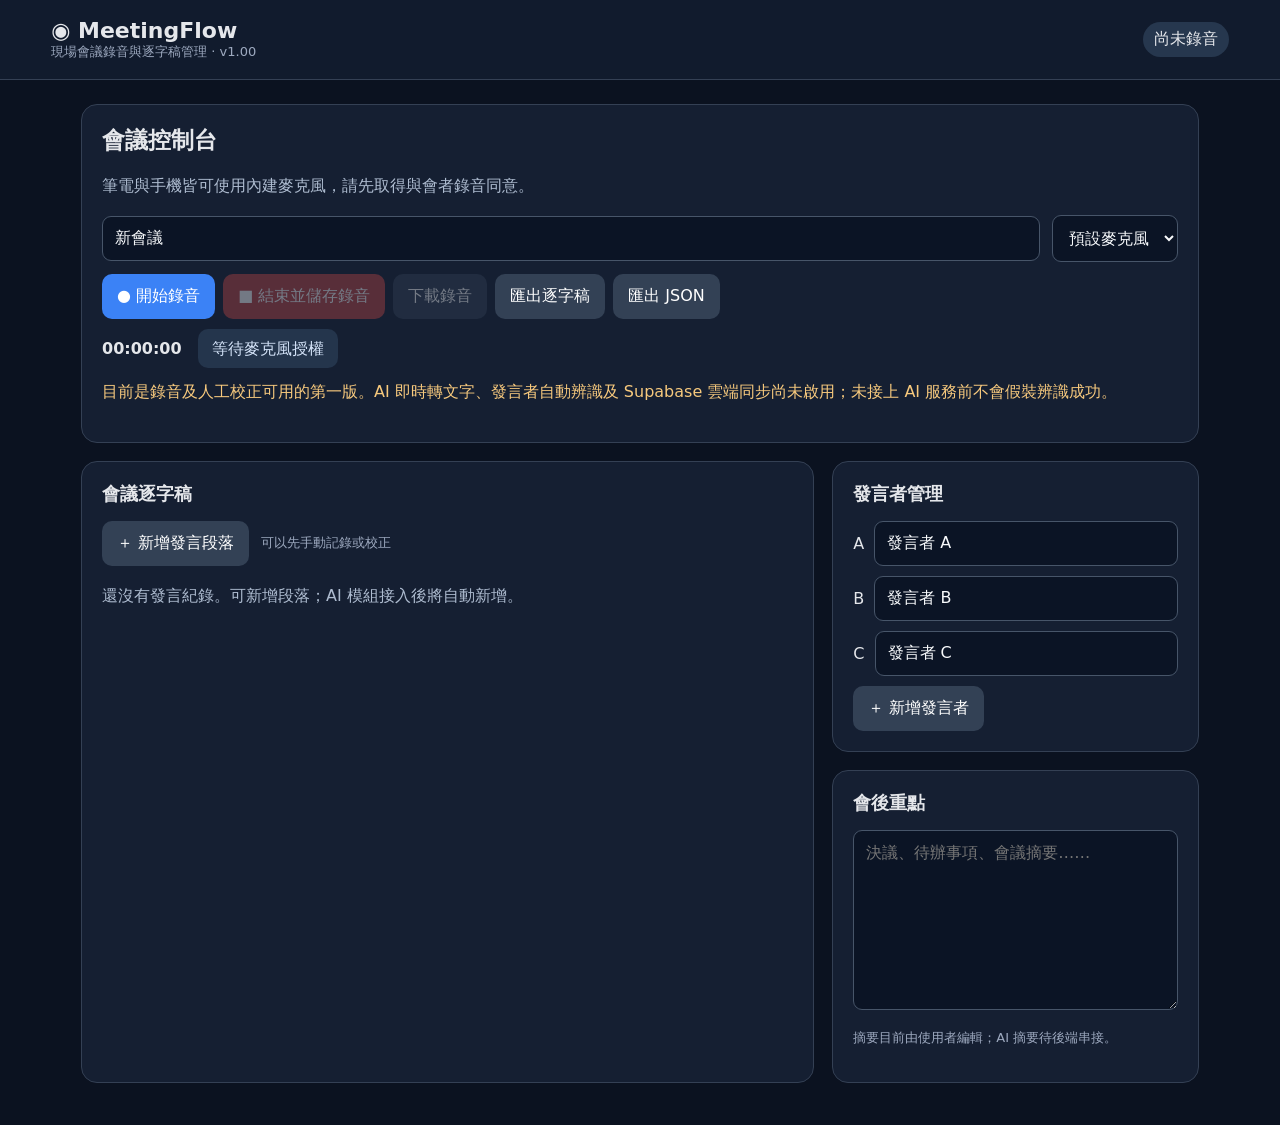
<file: index.html>
<!doctype html><html lang="zh-Hant"><head><meta charset="utf-8"><meta name="viewport" content="width=device-width,initial-scale=1"><meta name="theme-color" content="#111827"><title>MeetingFlow｜AI 會議紀錄</title><style>
:root{font-family:system-ui,"Noto Sans TC",sans-serif;color:#e5e7eb;background:#0b1220}*{box-sizing:border-box}body{margin:0}header{background:#111b2d;border-bottom:1px solid #344054;padding:18px 4vw;display:flex;align-items:center;justify-content:space-between;gap:12px}main{max-width:1150px;margin:auto;padding:24px 16px}.logo{font-weight:800;font-size:22px}.sub{color:#9da9bf;font-size:13px}.panel{background:#151f32;border:1px solid #344054;border-radius:16px;padding:20px;margin-bottom:18px}.row{display:flex;gap:12px;align-items:center;flex-wrap:wrap}.split{display:grid;grid-template-columns:2fr 1fr;gap:18px}input,textarea,select{background:#0b1425;border:1px solid #475569;color:#f8fafc;padding:12px;border-radius:9px;font:inherit;max-width:100%}input[type=text]{width:100%}button{border:0;background:#3b82f6;color:white;border-radius:10px;padding:12px 15px;font:inherit;cursor:pointer}button.secondary{background:#334155}button.red{background:#be4545}button:disabled{opacity:.4;cursor:not-allowed}h1{margin:0;font-size:23px}h2{font-size:18px;margin:0 0 15px}p{line-height:1.7}.log{min-height:260px;max-height:490px;overflow:auto}.segment{border-bottom:1px solid #334155;padding:12px 0}.segment .meta{font-size:12px;color:#9da9bf;margin-bottom:8px}.segment textarea{width:100%;min-height:68px}.segment select{max-width:130px}.status{padding:10px 14px;border-radius:10px;background:#24354c;color:#d3e2f7}.notice{color:#f7c97d}.badge{padding:7px 11px;background:#26374e;border-radius:20px}.muted{color:#aebcd0}.toolbar{display:flex;gap:8px;flex-wrap:wrap;margin-top:12px}.speaker{display:flex;align-items:center;gap:10px;margin:10px 0}.speaker input{flex:1;min-width:80px}@media(max-width:750px){.split{grid-template-columns:1fr}header{align-items:start;flex-direction:column}}@media print{header,.controls,.notice,button{display:none!important}body{background:white;color:black}.panel{border:0;background:white;color:black}}
</style></head><body><header><div><div class="logo">◉ MeetingFlow</div><div class="sub">現場會議錄音與逐字稿管理 · v1.00</div></div><span id="state" class="badge">尚未錄音</span></header>
<main><section class="panel"><h1>會議控制台</h1><p class="muted">筆電與手機皆可使用內建麥克風，請先取得與會者錄音同意。</p><div class="row"><input id="meetingName" type="text" placeholder="會議名稱" value="新會議" style="flex:2"><select id="device" aria-label="音訊輸入裝置"><option value="">預設麥克風</option></select></div><div class="toolbar controls"><button id="start">● 開始錄音</button><button class="red" id="stop" disabled>■ 結束並儲存錄音</button><button class="secondary" id="downloadAudio" disabled>下載錄音</button><button class="secondary" id="exportTxt">匯出逐字稿</button><button class="secondary" id="exportJson">匯出 JSON</button></div><p><strong id="clock">00:00:00</strong>　<span class="status" id="status">等待麥克風授權</span></p><p class="notice">目前是錄音及人工校正可用的第一版。AI 即時轉文字、發言者自動辨識及 Supabase 雲端同步尚未啟用；未接上 AI 服務前不會假裝辨識成功。</p></section>
<div class="split"><section class="panel"><h2>會議逐字稿</h2><div class="row controls"><button class="secondary" id="add">＋ 新增發言段落</button><span class="sub">可以先手動記錄或校正</span></div><div id="logs" class="log"></div></section><div><section class="panel"><h2>發言者管理</h2><div id="speakers"></div><button class="secondary controls" id="addSpeaker">＋ 新增發言者</button></section><section class="panel"><h2>會後重點</h2><textarea id="summary" style="width:100%;min-height:180px" placeholder="決議、待辦事項、會議摘要……"></textarea><p class="sub">摘要目前由使用者編輯；AI 摘要待後端串接。</p></section></div></div></main>
<script>
const $=id=>document.getElementById(id);let recorder,stream,chunks=[],blob=null,begin=0,timer=null;const cacheKey='meetingflow_draft_v1';let data={segments:[],speakers:['發言者 A','發言者 B','發言者 C'],summary:'',name:'新會議'};try{const d=JSON.parse(localStorage.getItem(cacheKey));if(d&&Array.isArray(d.segments)&&Array.isArray(d.speakers))data=d}catch(e){}$('meetingName').value=data.name;$('summary').value=data.summary;function save(){data.name=$('meetingName').value;data.summary=$('summary').value;localStorage.setItem(cacheKey,JSON.stringify(data))}function pad(n){return String(n).padStart(2,'0')}function stamp(seconds){return [Math.floor(seconds/3600),Math.floor(seconds/60)%60,seconds%60].map(pad).join(':')}function elapsed(){return begin?Math.floor((Date.now()-begin)/1000):0}function render(){const sp=$('speakers');sp.replaceChildren();data.speakers.forEach((s,i)=>{const r=document.createElement('div');r.className='speaker';const label=document.createElement('span');label.textContent=String.fromCharCode(65+i);const inp=document.createElement('input');inp.value=s;inp.setAttribute('aria-label','發言者 '+(i+1));inp.oninput=()=>{data.speakers[i]=inp.value;save();renderSegments()};r.append(label,inp);sp.append(r)});renderSegments()}function renderSegments(){const root=$('logs');root.replaceChildren();if(!data.segments.length){let p=document.createElement('p');p.className='muted';p.textContent='還沒有發言紀錄。可新增段落；AI 模組接入後將自動新增。';root.append(p)}data.segments.forEach((s,i)=>{const c=document.createElement('div');c.className='segment';const meta=document.createElement('div');meta.className='meta';meta.textContent=s.time;const row=document.createElement('div');row.className='row';const choice=document.createElement('select');data.speakers.forEach((name,j)=>{const o=document.createElement('option');o.value=j;o.textContent=name;choice.append(o)});choice.value=s.speaker;choice.onchange=()=>{s.speaker=Number(choice.value);save()};const del=document.createElement('button');del.className='secondary';del.textContent='刪除';del.onclick=()=>{data.segments.splice(i,1);save();renderSegments()};row.append(choice,del);const t=document.createElement('textarea');t.value=s.text;t.placeholder='發言內容';t.oninput=()=>{s.text=t.value;save()};c.append(meta,row,t);root.append(c)})}function addSegment(){data.segments.push({time:stamp(elapsed()),speaker:0,text:''});save();renderSegments();$('logs').scrollTop=$('logs').scrollHeight}
$('add').onclick=addSegment;$('addSpeaker').onclick=()=>{data.speakers.push('發言者 '+String.fromCharCode(65+data.speakers.length));save();render()};$('meetingName').oninput=save;$('summary').oninput=save;async function devices(){try{const ds=await navigator.mediaDevices.enumerateDevices();$('device').replaceChildren();const def=document.createElement('option');def.value='';def.textContent='預設麥克風';$('device').append(def);ds.filter(x=>x.kind==='audioinput').forEach(x=>{const o=document.createElement('option');o.value=x.deviceId;o.textContent=x.label||'麥克風';$('device').append(o)})}catch(e){}}if(navigator.mediaDevices)devices();
$('start').onclick=async()=>{try{if(!navigator.mediaDevices?.getUserMedia||!window.MediaRecorder)throw Error('此瀏覽器不支援錄音 API');stream=await navigator.mediaDevices.getUserMedia({audio:$('device').value?{deviceId:{exact:$('device').value},echoCancellation:true,noiseSuppression:true}: {echoCancellation:true,noiseSuppression:true}});const type=['audio/webm;codecs=opus','audio/mp4','audio/webm'].find(x=>MediaRecorder.isTypeSupported(x));chunks=[];blob=null;recorder=new MediaRecorder(stream,type?{mimeType:type}:{});recorder.ondataavailable=e=>{if(e.data.size)chunks.push(e.data)};recorder.onstop=()=>{blob=new Blob(chunks,{type:recorder.mimeType||'audio/webm'});$('downloadAudio').disabled=false;stream.getTracks().forEach(t=>t.stop());$('status').textContent='錄音已保存在本次瀏覽器工作階段，請下載備份';$('state').textContent='已結束';clearInterval(timer)};recorder.start(1000);begin=Date.now();$('start').disabled=true;$('stop').disabled=false;$('state').textContent='● 錄音中';$('status').textContent='正在錄製現場聲音';timer=setInterval(()=>$('clock').textContent=stamp(elapsed()),500);await devices()}catch(e){$('status').textContent='無法錄音：'+e.message;stream?.getTracks().forEach(t=>t.stop())}};
$('stop').onclick=()=>{if(recorder?.state==='recording'){recorder.stop();$('stop').disabled=true;$('start').disabled=false;save()}};
function download(b,filename){const a=document.createElement('a');const u=URL.createObjectURL(b);a.href=u;a.download=filename;a.click();setTimeout(()=>URL.revokeObjectURL(u),2000)}function safeName(){return ($('meetingName').value||'會議').replace(/[\\/:*?"<>|]/g,'_').slice(0,60)}$('downloadAudio').onclick=()=>{if(blob)download(blob,safeName()+'.'+(blob.type.includes('mp4')?'m4a':'webm'))};$('exportTxt').onclick=()=>{let s=$('meetingName').value+'\n\n'+data.segments.map(x=>'['+x.time+'] '+(data.speakers[x.speaker]||'未知')+'：'+x.text).join('\n')+'\n\n會後重點\n'+$('summary').value;download(new Blob([s],{type:'text/plain;charset=utf-8'}),safeName()+'.txt')};$('exportJson').onclick=()=>{save();download(new Blob([JSON.stringify({...data,exportedAt:new Date().toISOString()},null,2)],{type:'application/json'}),safeName()+'.json')};window.addEventListener('beforeunload',e=>{if(recorder?.state==='recording'){e.preventDefault();e.returnValue=''}});render();
</script></body></html>
</file>
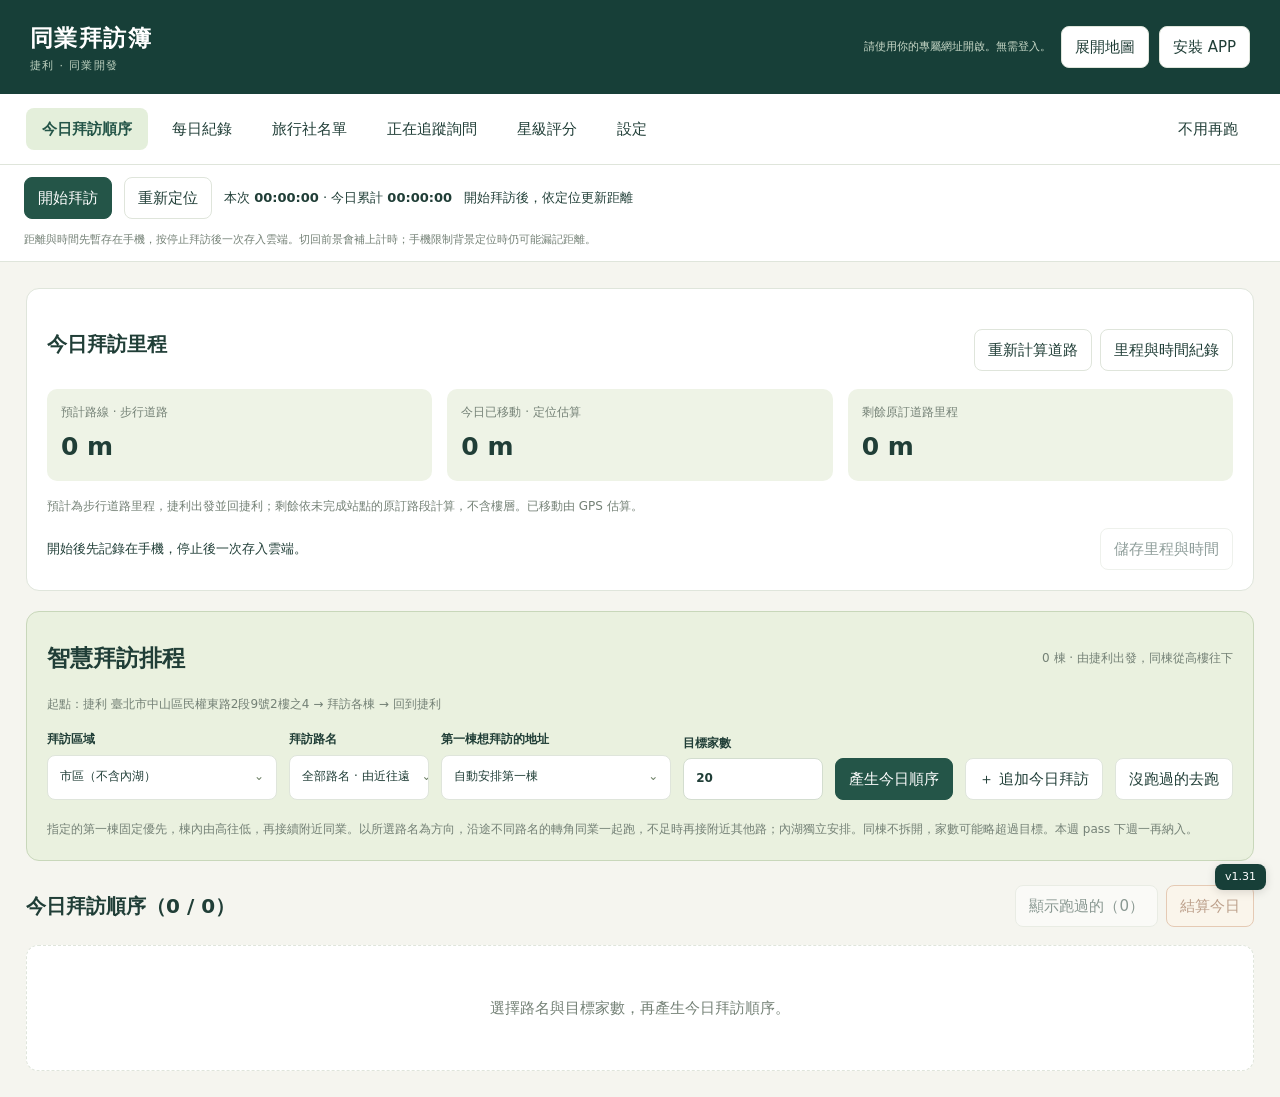
<file: agency-visits/index.html>
<!doctype html><html lang="zh-Hant"><head><meta charset="utf-8"><meta name="viewport" content="width=device-width,initial-scale=1"><meta name="referrer" content="no-referrer"><meta name="theme-color" content="#173f38"><link rel="manifest" href="manifest.webmanifest"><link rel="apple-touch-icon" href="icon-192.png"><meta name="apple-mobile-web-app-capable" content="yes"><title>同業拜訪簿</title><link rel="stylesheet" href="vendor/leaflet.css"><link rel="stylesheet" href="styles.css?v=1.31"></head><body>
<header class="appHeader"><div class="brand">同業拜訪簿<small>捷利 · 同業開發</small></div><div class="headerActions"><small id="cloudState" role="status">正在連接 Supabase…</small><button id="toggleMap">展開地圖</button><button id="installApp">安裝 APP</button></div></header>
<div id="syncBanner" class="syncBanner" role="status" hidden><strong id="syncBannerText">本機資料尚未確認寫入 Supabase。</strong><div class="syncBannerActions"><button type="button" id="pendingBackup">下載本機備份</button><button type="button" id="resolveConflict" class="primary" hidden>處理版本衝突</button></div></div>
<nav class="tabs" aria-label="功能分頁"><button data-page="route" class="active">今日拜訪順序</button><button data-page="daily">每日紀錄</button><button data-page="list">旅行社名單</button><button data-page="tracking">正在追蹤詢問</button><button data-page="ratings">星級評分</button><button data-page="settings">設定</button><button data-page="excluded" class="excludedTab">不用再跑</button></nav>
<section class="visitLocationBar" aria-label="拜訪定位"><button id="visitLocationToggle" class="primary" aria-pressed="false">開始拜訪</button><button type="button" id="refreshVisitLocation">重新定位</button><span class="visitClock">本次 <strong id="visitElapsed" role="timer" aria-live="off">00:00:00</strong> · 今日累計 <strong id="todayElapsed">00:00:00</strong></span><span id="visitLocationStatus" role="status">開始拜訪後，依定位更新直線距離</span><small>距離與時間先暫存在手機，按停止拜訪後一次存入雲端。切回前景會補上計時；手機限制背景定位時仍可能漏記距離。</small></section><div id="workspace"><main>
<section data-panel="route"><section id="travelSummary" class="travelSummary" aria-label="今日拜訪里程"><div class="sectionHeading"><h2>今日拜訪里程</h2><div class="actions"><button type="button" id="recalculateRoad">重新計算道路</button><button type="button" id="travelHistoryButton">里程與時間紀錄</button></div></div><div class="travelStats"><div><small>預計路線 · 步行道路</small><strong id="travelPlanned">0 m</strong></div><div><small>今日已移動 · 定位估算</small><strong id="travelMoved">0 m</strong></div><div><small>剩餘原訂道路里程</small><strong id="travelRemaining">0 m</strong></div></div><p id="movementStatus" class="muted" role="status"></p><p id="travelHelp" class="muted"></p><p id="roadRouteStatus" class="muted" role="status"></p><div class="actions"><small id="travelSaveState" role="status"></small><button type="button" id="saveTravel" disabled>儲存里程與時間</button></div></section><section class="plannerPanel"><div class="sectionHeading"><h1>智慧拜訪排程</h1><span id="routeSummary"></span></div><p class="muted">起點：<span id="routeCenter"></span></p><div class="plannerFields"><label>拜訪區域<select id="planZone"><option value="main">市區（不含內湖）</option><option value="neihu">內湖區獨立路線</option></select></label><label>拜訪路名<select id="planRoad"><option value="">全部路名</option></select></label><label class="startField">第一棟想拜訪的地址<select id="planStart"><option value="">自動安排第一棟</option></select></label><label>目標家數<input id="planLimit" type="number" min="1" max="200" value="20"></label><button class="primary" id="createPlan">產生今日順序</button><button type="button" id="appendTodayButton">＋ 追加今日拜訪</button><button type="button" id="appendNeverButton">沒跑過的去跑</button></div><small class="muted">指定的第一棟固定優先，棟內由高往低，再接續附近同業。以所選路名為方向，沿途不同路名的轉角同業一起跑，不足時再接附近其他路；內湖獨立安排。同棟不拆開，家數可能略超過目標。本週 pass 下週一再納入。</small></section><div class="sectionHeading"><h2 id="routeTitle">今日拜訪順序</h2><div class="routeHeadingActions"><button type="button" id="toggleCompletedVisits" aria-expanded="false" aria-controls="routeList">顯示跑過的（0）</button><button type="button" class="danger" id="closeDay">結算今日</button></div></div><div id="routeList"></div></section>
<section data-panel="daily" hidden>
 <div class="sectionHeading"><h1>每日拜訪紀錄</h1><small class="muted">已保存的拜訪紀錄會自動依日期整理</small></div>
 <div class="dailyControls">
  <label>查詢日期<input id="dailyDate" type="date"></label>
  <div class="actions"><button type="button" id="dailyPrevious">上一個紀錄日</button><button type="button" id="dailyNext">下一個紀錄日</button><button type="button" id="dailyToday">今天</button></div>
  <label>顯示結果<select id="dailyFilter"><option value="all">全部紀錄</option><option value="已拜訪">已拜訪</option><option value="找不到">找不到</option><option value="沒人在">沒人在</option></select></label>
 </div>
 <h2 id="dailyTitle">每日拜訪紀錄</h2>
 <div id="dailyStats" class="dailyStats"></div>
 <p id="dailyPlanned" class="muted"></p><p id="dailySettlement" class="muted"></p>
 <div class="sectionHeading"><h2>拜訪名單</h2><span id="dailyCount"></span></div>
 <div id="dailyEntries"></div>
 <p class="muted dailyFoot">舊資料若沒有實際到訪時間，僅以已有日期顯示；已刪除的拜訪紀錄不會重新出現。當日 GPS 里程與時間以已同步的資料為準。</p>
</section>
<section data-panel="list" hidden><section class="filterPanel"><h1>搜尋同業</h1><div class="filterFields"><label class="searchField">名稱／大樓／電話／聯絡人<input id="search" type="search" placeholder="搜尋同業"></label><label>路名<select id="roadFilter"><option value="">全部路名</option></select></label><label>拜訪狀態<select id="statusFilter"><option value="">全部狀態</option><option>尚未拜訪</option><option>已拜訪</option><option value="待追蹤">正在追蹤詢問</option><option>已有合作</option><option>暫不合作</option></select></label><label>同一棟地址<select id="buildingFilter"><option value="">全部同棟地址</option></select></label><button id="clearFilters">清除條件</button></div></section><div class="sectionHeading"><h2 id="listTitle">旅行社名單</h2><button id="addAgency" class="primary">＋ 新增同業</button></div><div id="agencyList"></div><div id="listPagination" class="pagination"></div></section>
<section data-panel="tracking" hidden><h1 id="trackingTitle">正在追蹤詢問</h1><p class="muted pageIntro">聯絡人的進行中案件會依追蹤日期排序；也保留原本標記追蹤的旅行社。</p><div id="trackingList"></div></section>
<section data-panel="ratings" hidden><div class="sectionHeading"><h1 id="ratingTitle">星級評分</h1><label>篩選星等<select id="ratingFilter"><option value="">全部星等</option><option value="0">尚無評分</option><option value="5">5 星</option><option value="4">4 星</option><option value="3">3 星</option><option value="2">2 星</option><option value="1">1 星</option></select></label></div><p class="muted pageIntro">回訪間隔：<span id="ratingIntervals"></span>。指定下次追蹤日期時，以指定日期優先。</p><div id="ratingList"></div></section>
<section data-panel="settings" hidden><h1>設定</h1><section class="settingsCard"><h2>捷利中心點</h2><form id="settingsForm" class="formGrid"><label class="wide">中心地址<input name="address" required></label><label>緯度<input name="lat" type="number" step="any" required></label><label>經度<input name="lng" type="number" step="any" required></label><div class="wide actions"><button type="button" id="findCenter">由門牌帶入座標</button><button class="primary">儲存中心點</button></div></form></section><section class="settingsCard"><h2>Supabase 連線</h2><p>目前專案：coach-trip-planner</p><p class="mono">oafoxkpepuldeaaraxcm.supabase.co</p><p class="muted">修改後會先備份到本機 IndexedDB，再背景同步 Supabase。只有雲端回應成功才算完成存檔；未同步時頁面上方會顯示警告。關閉頁面前請確認警告已消失，且不要清除網站資料。</p><button id="copyLink">複製專屬網址</button><div id="syncLinkPanel" class="hidden"><label>專屬網址<input id="syncLinkInput" type="url" placeholder="https://…/#sync=…"></label><button id="openSyncLink">開啟資料簿</button></div></section><section class="settingsCard"><h2>資料備份</h2><div class="actions"><button id="backup">下載完整備份</button><button type="button" id="archiveBackups">下載已封存的本機衝突備份</button><button id="exportCSV">匯出名單 CSV</button><button id="restore">匯入備份</button></div><input id="restoreFile" type="file" accept=".json" hidden></section><section class="settingsCard"><h2>名片照片壓縮</h2><p id="cardPhotoStats" class="muted">正在統計名片照片…</p><p class="muted">新上傳的名片會自動縮小照片體積。舊照片可批次壓縮，保留聯絡人、照片內容與所有拜訪紀錄。僅有明顯變小的照片才會替換，壓縮前會將完整原始資料封存在此裝置，成功同步 Supabase 後才算完成。</p><button type="button" id="compressOldCards" class="primary">壓縮現有名片照片</button><p id="cardPhotoCompressionStatus" role="status" class="muted"></p></section><section class="settingsCard"><h2>定位說明</h2><p class="muted">以臺北市民政局門牌座標安排順序，預計路程由步行道路服務計算，地圖沿道路顯示。門牌可能與實際入口不同，請依現場通行情況行走；無座標地址須先修正門牌或填入定位資料。</p><a href="https://data.taipei/dataset/detail?id=b7c8e724-1e98-45ee-a0bd-f3840623ed97" target="_blank" rel="noopener">門牌座標資料來源 ↗</a></section></section>
<section data-panel="excluded" hidden><h1 id="excludedTitle">不用再跑</h1><p class="muted pageIntro">保留資料與原因，隨時可以重新加入拜訪排程。</p><div id="excludedList"></div></section>
</main><aside id="mapDrawer" hidden><div class="mapHeader"><b>拜訪順序地圖</b><button id="closeMap">收起</button></div><p id="mapError" class="muted"></p><div id="routeMap"></div><small class="muted">道路：<a href="https://routing.openstreetmap.de/about.html" target="_blank" rel="noopener">FOSSGIS／OSRM</a> · © OpenStreetMap contributors · <a href="https://www.openstreetmap.org/fixthemap" target="_blank" rel="noopener">回報地圖問題</a><br>藍點是目前位置；數字代表同棟拜訪順序；綠線為步行道路，從捷利出發並回到捷利；仍請依現場通行情況行走。可拖動側欄邊緣調整寬度。</small></aside></div>
<button id="version" class="version" title="點擊重新載入頁面">v1.31</button><div id="toast" role="status" hidden></div>
<dialog id="travelHistoryDialog" aria-labelledby="travelHistoryTitle"><div class="modalHead"><h2 id="travelHistoryTitle">拜訪里程與時間紀錄</h2><button data-close="travelHistoryDialog" aria-label="關閉里程紀錄">✕</button></div><div class="modalBody"><p class="muted">保留最近 90 個有紀錄的日期。預計距離為當日各分區最後一次排程的往返捷利道路距離合計，舊資料會標示直線；實際距離是各裝置里程加總，拜訪時間是按開始到停止的累計；同時開兩台裝置會重複計算里程與時間。背景定位可能暫停，漏記部分不會直線補算。下載完整備份可保留所有現存紀錄。</p><div id="travelHistory"></div></div></dialog><dialog id="addTodayDialog" aria-labelledby="appendTitle"><form id="addTodayForm"><div class="modalHead"><h2 id="appendTitle">追加今日拜訪</h2><button type="button" id="appendClose" data-close="addTodayDialog" aria-label="關閉追加拜訪">✕</button></div><div class="modalBody formGrid"><p class="muted wide">手動追加會插在已完成與尚未完成之間；同棟未完成的旅行社會優先併入同一站。智慧追加則接在今日順序最後；歷史沒跑過的名單會插入已完成與待拜訪之間。</p><label class="wide">加入方式<select id="appendStrategy"><option value="smart">智慧追加｜輸入家數，自動安排</option><option value="never">歷史沒跑過｜首次拜訪</option><option value="manual">手動追加｜自己挑旅行社</option></select></label><fieldset id="appendSmartFields" class="wide appendFields"><legend>智慧追加</legend><label>追加區域<select id="appendZone"><option value="main">市區（不含內湖）</option><option value="neihu">內湖區獨立路線</option></select></label><label>優先路名<select id="appendRoad"><option value="">附近全部路名</option></select></label><label>想再拜訪幾家<input id="appendLimit" type="number" min="1" max="200" step="1" value="20" required></label><small class="muted">一般智慧追加會安排尚未拜訪或已到回訪時間的同業；「歷史沒跑過」僅選完全沒有任何拜訪紀錄的旅行社。同棟由高樓層往下，實際家數可能略超過目標。</small><div id="appendPreview" aria-live="polite"></div></fieldset><fieldset id="appendManualFields" class="wide appendFields" hidden disabled><legend>手動追加</legend><label>旅行社<select id="appendAgency"><option value="">請選擇，可搜尋名稱或地址</option></select></label><label>加入範圍<select id="appendMode"><option value="agency">只加這一家</option><option value="building">同棟尚未排入／拜訪的同業一起加入</option></select></label><button type="button" id="appendNewAgency">名單沒有？先新增旅行社</button></fieldset><p id="appendStatus" class="wide muted" role="status"></p></div><div class="modalFoot"><button type="button" data-close="addTodayDialog">取消</button><button id="appendSave" class="primary">確認追加今日順序</button></div></form></dialog><dialog id="detailDialog"><div class="modalHead"><h2 id="detailTitle"></h2><button data-close="detailDialog" aria-label="關閉">✕</button></div><div class="modalBody"><div id="detailInfo"></div><div class="actions detailActions"><button id="detailEdit">編輯資料</button><button id="deleteAgency" class="danger">刪除旅行社</button><button id="excludeAgency">這間不用再跑</button></div><div class="contactEntry"><button type="button" id="viewContacts" class="primary">查看聯絡人（0）</button></div><h3>拜訪紀錄</h3><div id="logs"></div><form id="logForm" class="formGrid"><label>拜訪日期<input name="date" type="date" required></label><label>後續狀態<select name="status"><option>已拜訪</option><option value="待追蹤">正在追蹤詢問</option><option>已有合作</option><option>暫不合作</option><option>尚未拜訪</option></select></label><label class="wide">拜訪備註 *<textarea name="text" required maxlength="10000" placeholder="本次聊了什麼、對方需求、下一步…"></textarea></label><label>下次追蹤日期<input name="next" type="date"></label><button class="primary">儲存拜訪紀錄</button></form></div></dialog>
<dialog id="buildingNameDialog"><form id="buildingNameForm"><div class="modalHead"><h2>大樓名稱</h2><button type="button" data-close="buildingNameDialog" aria-label="關閉大樓名稱">✕</button></div><div class="modalBody"><p id="buildingNameAddress"></p><label>名稱<input id="buildingNameInput" maxlength="150" placeholder="例如：○○商業大樓"></label><p id="buildingNameSource" class="muted"></p><small>同棟一起更新。留白儲存可隱藏地圖建議名稱。</small><p class="muted">地圖名稱：© OpenStreetMap contributors · <a href="https://www.openstreetmap.org/copyright" target="_blank" rel="noopener">ODbL</a></p></div><div class="modalFoot"><button type="button" id="resetBuildingName">恢復自動</button><button class="primary">儲存名稱</button></div></form></dialog><dialog id="editDialog"><form id="agencyForm"><div class="modalHead"><h2 id="agencyEditTitle">旅行社資料</h2><button type="button" data-close="editDialog" aria-label="關閉編輯">✕</button></div><div class="modalBody formGrid"><label class="wide">旅行社名稱 *<input name="name" required maxlength="150"></label><label class="wide">地址<input name="address" maxlength="300"></label><label>種類<select name="category"><option>甲種</option><option>乙種</option><option>綜合</option><option>其他</option><option>未分類</option></select></label><label>狀態<select name="status"><option>尚未拜訪</option><option>已拜訪</option><option value="待追蹤">正在追蹤詢問</option><option>已有合作</option><option>暫不合作</option></select></label><label>公司電話<input name="phone" type="tel"></label><label>樓層修正<input name="routeFloor" type="number" min="-20" max="200" placeholder="B1 填 -1"></label><label class="wide">同棟門牌修正<input name="routeBuilding" placeholder="完整門牌，不含樓層"></label><label>手動緯度（選填）<input name="lat" type="number" step="any"></label><label>手動經度（選填）<input name="lng" type="number" step="any"></label><label class="wide">資料備註<textarea name="note" maxlength="10000"></textarea></label></div><div class="modalFoot"><button type="button" data-close="editDialog">取消</button><button class="primary">儲存資料</button></div></form></dialog>
<dialog id="contactsDialog" aria-labelledby="contactsTitle"><div class="modalHead"><h2 id="contactsTitle">聯絡人</h2><button id="contactsClose" data-close="contactsDialog" aria-label="關閉聯絡人名單">✕</button></div><div class="modalBody"><div class="sectionHeading"><p class="muted">點選聯絡人，查看詢問或修改資料。</p><button type="button" id="addContact" class="primary">＋ 新增聯絡人</button></div><div id="contacts"></div></div></dialog>
<dialog id="contactDialog" aria-labelledby="contactTitle"><div class="modalHead"><div><h2 id="contactTitle">聯絡人</h2><p class="muted" id="contactAgency"></p></div><button type="button" id="contactClose" data-close="contactDialog" aria-label="關閉聯絡人">✕</button></div><div class="contactTabs" role="tablist" aria-label="聯絡人分頁"><button id="contactInquiriesTab" role="tab" aria-controls="contactInquiryPanel" data-contact-tab="inquiries">詢問狀況</button><button id="contactEditTab" role="tab" aria-controls="contactEditPanel" data-contact-tab="edit">資料修改</button></div><section id="contactInquiryPanel" class="modalBody" role="tabpanel" aria-labelledby="contactInquiriesTab"><div id="inquiryList"></div></section><section id="contactEditPanel" role="tabpanel" aria-labelledby="contactEditTab" hidden><form id="contactForm"><div class="modalBody formGrid"><label class="wide">上傳名片，自動讀取資訊<input id="contactPhoto" type="file" accept="image/*"></label><p id="ocrStatus" class="muted wide"></p><img id="contactPhotoPreview" class="photo wide" alt="名片預覽" hidden><label>姓名 *<input name="name" required maxlength="100"></label><label>職稱／部門<input name="title" maxlength="100"></label><label>電話／分機<input name="phone" type="tel" maxlength="80"></label><label>手機<input name="mobile" type="tel" maxlength="80"></label><label>Email<input name="email" type="email" maxlength="200"></label><label>LINE ID<input name="line" maxlength="100"></label><label class="wide">備註<textarea name="note" maxlength="2000"></textarea></label><details class="wide"><summary>查看辨識原文</summary><textarea id="ocrText" readonly></textarea></details></div><div class="modalFoot"><button type="button" id="deleteContact" class="danger">刪除聯絡人</button><button type="button" id="contactCancel" data-close="contactDialog">關閉</button><button id="contactSave" class="primary">儲存資料</button></div></form></section></dialog>
<dialog id="inquiryDialog" aria-labelledby="inquiryDialogTitle"><form id="inquiryForm"><div class="modalHead"><div><h2 id="inquiryDialogTitle">詢問案件</h2><p id="inquiryOwner" class="muted"></p></div><button type="button" id="inquiryClose" data-close="inquiryDialog" aria-label="關閉詢問案件">✕</button></div><div class="modalBody formGrid"><label class="wide">案件名稱 *<input name="title" required maxlength="150" placeholder="例如：大阪五天包車、12月公司員旅"></label><label>需求類型<select name="service" aria-label="需求類型"></select></label><label>目的地<input name="destination" maxlength="200" placeholder="國家、城市或接送路線"></label><label>人數<input name="people" type="number" min="1" max="100000" step="1" placeholder="尚未確定可留白"></label><label>金額幣別<select name="currency" aria-label="金額幣別"></select></label><label>開始／出發日期<input name="startDate" type="date"></label><label>結束／回程日期<input name="endDate" type="date"></label><label class="wide">對方需求<textarea name="requirements" maxlength="8000" placeholder="想要的行程、車型、飯店、接送地點、餐食、報價期限與其他需求…"></textarea></label><label>預算總額<input name="budget" type="number" min="0" max="1000000000000" step="0.01" placeholder="留白表示未確認"></label><label>報價總額<input name="quotedAmount" type="number" min="0" max="1000000000000" step="0.01"></label><label>成交結果<select name="outcome" aria-label="成交結果"></select></label><label id="inquiryStageField">洽談進度<select name="stage" aria-label="洽談進度"></select></label><label id="dealAmountField" hidden>成交總額 *<input name="dealAmount" type="number" min="0" max="1000000000000" step="0.01"></label><label id="inquiryNextField">下次追蹤日期<input name="nextDate" type="date"></label><label id="lostReasonField" class="wide" hidden>未成交／取消原因<textarea name="lostReason" maxlength="2000" placeholder="例如：預算不足、改期、選擇其他供應商"></textarea></label><label class="wide">本次跟進紀錄<textarea name="updateNote" maxlength="4000" placeholder="這次回覆了什麼、對方反應、下一步要處理什麼…"></textarea></label><details class="wide"><summary>歷次跟進紀錄</summary><div id="inquiryHistory"></div></details></div><div class="modalFoot"><button type="button" id="deleteInquiry" class="danger">刪除案件</button><button type="button" data-close="inquiryDialog">取消</button><button id="inquirySave" class="primary">儲存詢問</button></div></form></dialog>
<dialog id="exclusionDialog"><form id="exclusionForm"><div class="modalHead"><h2>不用再跑的原因</h2><button type="button" data-close="exclusionDialog" aria-label="關閉原因">✕</button></div><div class="modalBody formGrid"><label class="wide">原因<select name="reason" id="excludeReason"><option>不適合合作</option><option>暫停營業／搬遷</option><option>對方婉拒拜訪</option><option>已有固定對接窗口</option><option>重複名單</option><option>其他原因</option></select></label><label class="wide">補充說明<textarea name="note" id="excludeNote" maxlength="2000"></textarea></label></div><div class="modalFoot"><button type="button" data-close="exclusionDialog">取消</button><button class="primary">儲存原因並排除</button></div></form></dialog>
<dialog id="syncConflictDialog" aria-labelledby="syncConflictTitle">
 <div class="modalHead"><h2 id="syncConflictTitle">處理本機／雲端版本衝突</h2><button type="button" data-close="syncConflictDialog" aria-label="關閉">✕</button></div>
 <div class="modalBody">
  <p id="syncConflictStatus" role="status">正在比較版本…</p>
  <pre id="syncConflictDiff" class="syncConflictDiff"></pre>
  <p class="muted">「下載本機備份」只會儲存檔案，不會解除衝突。確認雲端資料比較後，可選擇採用雲端；原本待同步的完整資料會先封存在此裝置，之後可以到「設定」下載封存備份。此操作不會覆蓋或修改 Supabase。</p>
 </div>
 <div class="modalFoot"><button type="button" id="syncConflictRefresh">重新檢查雲端</button><button type="button" id="syncConflictBackup">下載本機備份</button><button type="button" class="primary" id="syncConflictCloud" disabled>保留本機封存，採用雲端資料</button></div>
</dialog>
<div id="installHelp" class="installHelp hidden"><b>安裝同業拜訪簿</b><p id="installText"></p><button id="closeInstallHelp">知道了</button></div>
<script src="vendor/leaflet.js"></script><script src="sync.js?v=1.31"></script><script type="module" src="app.js?v=1.31"></script><script defer src="pwa.js?v=1.31"></script></body></html>
</file>
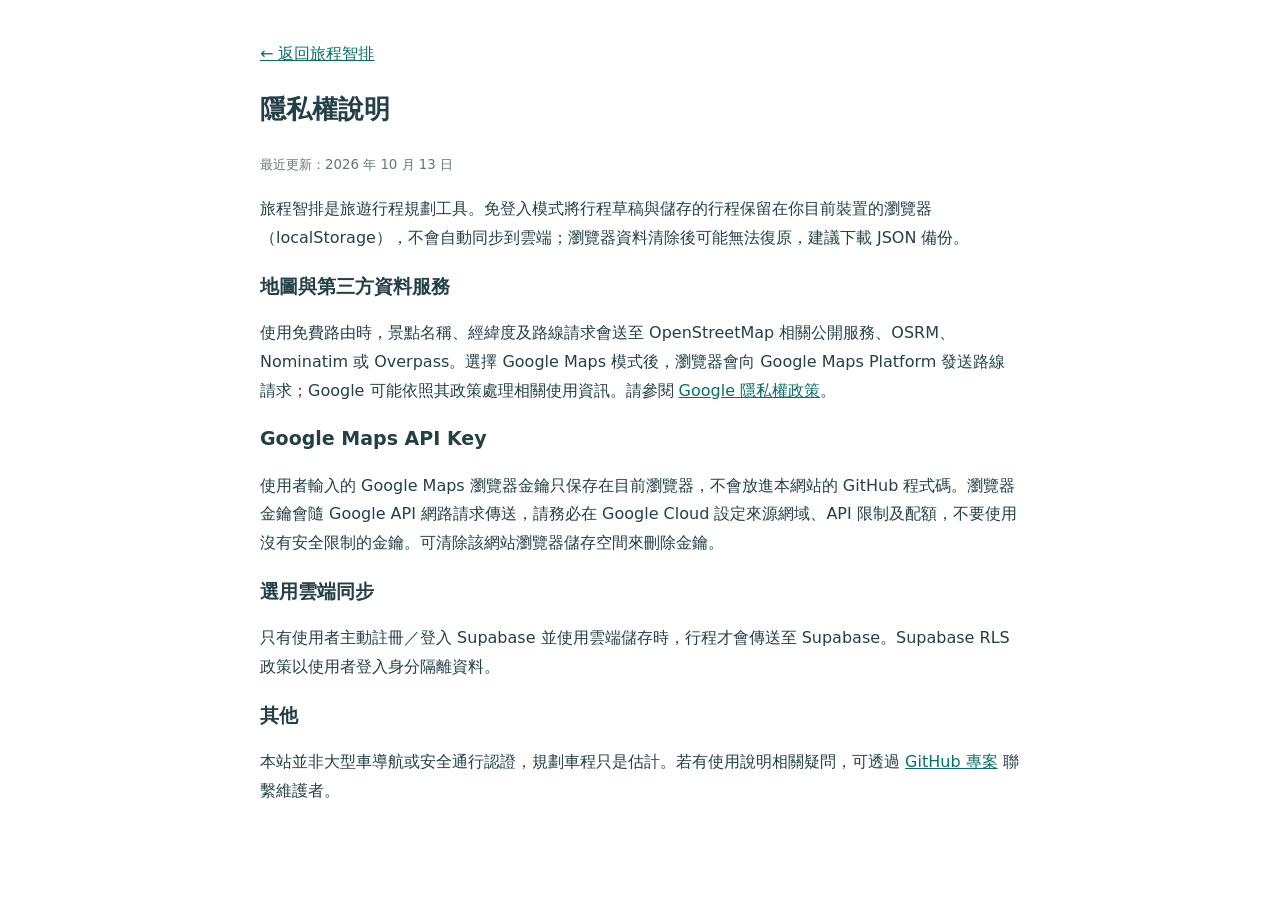
<file: privacy.html>
<!doctype html><html lang="zh-Hant"><head><meta charset="utf-8"><meta name="viewport" content="width=device-width, initial-scale=1"><title>隱私權說明｜旅程智排</title><style>body{max-width:760px;margin:40px auto;padding:0 20px;font:16px/1.8 system-ui,'Noto Sans TC',sans-serif;color:#234047}a{color:#086f68}h1{font-size:26px}h2{font-size:19px}small{color:#617874}</style></head><body>
<a href="./">← 返回旅程智排</a><h1>隱私權說明</h1><small>最近更新：2026 年 10 月 13 日</small>
<p>旅程智排是旅遊行程規劃工具。免登入模式將行程草稿與儲存的行程保留在你目前裝置的瀏覽器（localStorage），不會自動同步到雲端；瀏覽器資料清除後可能無法復原，建議下載 JSON 備份。</p>
<h2>地圖與第三方資料服務</h2><p>使用免費路由時，景點名稱、經緯度及路線請求會送至 OpenStreetMap 相關公開服務、OSRM、Nominatim 或 Overpass。選擇 Google Maps 模式後，瀏覽器會向 Google Maps Platform 發送路線請求；Google 可能依照其政策處理相關使用資訊。請參閱 <a href="https://policies.google.com/privacy">Google 隱私權政策</a>。</p>
<h2>Google Maps API Key</h2><p>使用者輸入的 Google Maps 瀏覽器金鑰只保存在目前瀏覽器，不會放進本網站的 GitHub 程式碼。瀏覽器金鑰會隨 Google API 網路請求傳送，請務必在 Google Cloud 設定來源網域、API 限制及配額，不要使用沒有安全限制的金鑰。可清除該網站瀏覽器儲存空間來刪除金鑰。</p>
<h2>選用雲端同步</h2><p>只有使用者主動註冊／登入 Supabase 並使用雲端儲存時，行程才會傳送至 Supabase。Supabase RLS 政策以使用者登入身分隔離資料。</p>
<h2>其他</h2><p>本站並非大型車導航或安全通行認證，規劃車程只是估計。若有使用說明相關疑問，可透過 <a href="https://github.com/tourflow-tw/coach-trip-planner">GitHub 專案</a> 聯繫維護者。</p></body></html>
</file>
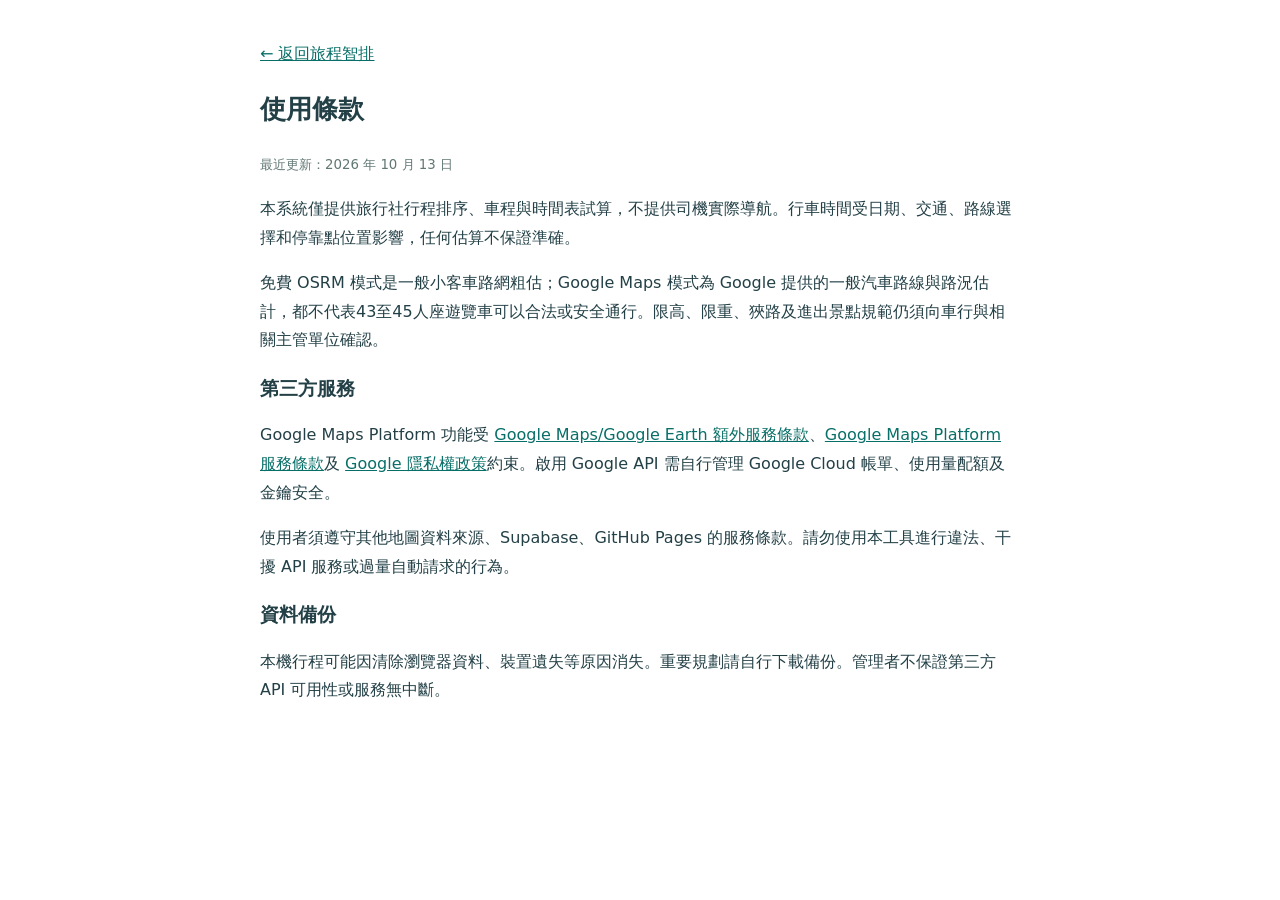
<file: terms.html>
<!doctype html><html lang="zh-Hant"><head><meta charset="utf-8"><meta name="viewport" content="width=device-width, initial-scale=1"><title>使用條款｜旅程智排</title><style>body{max-width:760px;margin:40px auto;padding:0 20px;font:16px/1.8 system-ui,'Noto Sans TC',sans-serif;color:#234047}a{color:#086f68}h1{font-size:26px}h2{font-size:19px}small{color:#617874}</style></head><body>
<a href="./">← 返回旅程智排</a><h1>使用條款</h1><small>最近更新：2026 年 10 月 13 日</small>
<p>本系統僅提供旅行社行程排序、車程與時間表試算，不提供司機實際導航。行車時間受日期、交通、路線選擇和停靠點位置影響，任何估算不保證準確。</p>
<p>免費 OSRM 模式是一般小客車路網粗估；Google Maps 模式為 Google 提供的一般汽車路線與路況估計，都不代表43至45人座遊覽車可以合法或安全通行。限高、限重、狹路及進出景點規範仍須向車行與相關主管單位確認。</p>
<h2>第三方服務</h2><p>Google Maps Platform 功能受 <a href="https://maps.google.com/help/terms_maps/">Google Maps/Google Earth 額外服務條款</a>、<a href="https://cloud.google.com/maps-platform/terms">Google Maps Platform 服務條款</a>及 <a href="https://policies.google.com/privacy">Google 隱私權政策</a>約束。啟用 Google API 需自行管理 Google Cloud 帳單、使用量配額及金鑰安全。</p>
<p>使用者須遵守其他地圖資料來源、Supabase、GitHub Pages 的服務條款。請勿使用本工具進行違法、干擾 API 服務或過量自動請求的行為。</p>
<h2>資料備份</h2><p>本機行程可能因清除瀏覽器資料、裝置遺失等原因消失。重要規劃請自行下載備份。管理者不保證第三方 API 可用性或服務無中斷。</p>
</body></html>
</file>
<file: agency-visits/vendor/leaflet.css>
/* required styles */

.leaflet-pane,
.leaflet-tile,
.leaflet-marker-icon,
.leaflet-marker-shadow,
.leaflet-tile-container,
.leaflet-pane > svg,
.leaflet-pane > canvas,
.leaflet-zoom-box,
.leaflet-image-layer,
.leaflet-layer {
	position: absolute;
	left: 0;
	top: 0;
	}
.leaflet-container {
	overflow: hidden;
	}
.leaflet-tile,
.leaflet-marker-icon,
.leaflet-marker-shadow {
	-webkit-user-select: none;
	   -moz-user-select: none;
	        user-select: none;
	  -webkit-user-drag: none;
	}
/* Prevents IE11 from highlighting tiles in blue */
.leaflet-tile::selection {
	background: transparent;
}
/* Safari renders non-retina tile on retina better with this, but Chrome is worse */
.leaflet-safari .leaflet-tile {
	image-rendering: -webkit-optimize-contrast;
	}
/* hack that prevents hw layers "stretching" when loading new tiles */
.leaflet-safari .leaflet-tile-container {
	width: 1600px;
	height: 1600px;
	-webkit-transform-origin: 0 0;
	}
.leaflet-marker-icon,
.leaflet-marker-shadow {
	display: block;
	}
/* .leaflet-container svg: reset svg max-width decleration shipped in Joomla! (joomla.org) 3.x */
/* .leaflet-container img: map is broken in FF if you have max-width: 100% on tiles */
.leaflet-container .leaflet-overlay-pane svg {
	max-width: none !important;
	max-height: none !important;
	}
.leaflet-container .leaflet-marker-pane img,
.leaflet-container .leaflet-shadow-pane img,
.leaflet-container .leaflet-tile-pane img,
.leaflet-container img.leaflet-image-layer,
.leaflet-container .leaflet-tile {
	max-width: none !important;
	max-height: none !important;
	width: auto;
	padding: 0;
	}

.leaflet-container img.leaflet-tile {
	/* See: https://bugs.chromium.org/p/chromium/issues/detail?id=600120 */
	mix-blend-mode: plus-lighter;
}

.leaflet-container.leaflet-touch-zoom {
	-ms-touch-action: pan-x pan-y;
	touch-action: pan-x pan-y;
	}
.leaflet-container.leaflet-touch-drag {
	-ms-touch-action: pinch-zoom;
	/* Fallback for FF which doesn't support pinch-zoom */
	touch-action: none;
	touch-action: pinch-zoom;
}
.leaflet-container.leaflet-touch-drag.leaflet-touch-zoom {
	-ms-touch-action: none;
	touch-action: none;
}
.leaflet-container {
	-webkit-tap-highlight-color: transparent;
}
.leaflet-container a {
	-webkit-tap-highlight-color: rgba(51, 181, 229, 0.4);
}
.leaflet-tile {
	filter: inherit;
	visibility: hidden;
	}
.leaflet-tile-loaded {
	visibility: inherit;
	}
.leaflet-zoom-box {
	width: 0;
	height: 0;
	-moz-box-sizing: border-box;
	     box-sizing: border-box;
	z-index: 800;
	}
/* workaround for https://bugzilla.mozilla.org/show_bug.cgi?id=888319 */
.leaflet-overlay-pane svg {
	-moz-user-select: none;
	}

.leaflet-pane         { z-index: 400; }

.leaflet-tile-pane    { z-index: 200; }
.leaflet-overlay-pane { z-index: 400; }
.leaflet-shadow-pane  { z-index: 500; }
.leaflet-marker-pane  { z-index: 600; }
.leaflet-tooltip-pane   { z-index: 650; }
.leaflet-popup-pane   { z-index: 700; }

.leaflet-map-pane canvas { z-index: 100; }
.leaflet-map-pane svg    { z-index: 200; }

.leaflet-vml-shape {
	width: 1px;
	height: 1px;
	}
.lvml {
	behavior: url(#default#VML);
	display: inline-block;
	position: absolute;
	}


/* control positioning */

.leaflet-control {
	position: relative;
	z-index: 800;
	pointer-events: visiblePainted; /* IE 9-10 doesn't have auto */
	pointer-events: auto;
	}
.leaflet-top,
.leaflet-bottom {
	position: absolute;
	z-index: 1000;
	pointer-events: none;
	}
.leaflet-top {
	top: 0;
	}
.leaflet-right {
	right: 0;
	}
.leaflet-bottom {
	bottom: 0;
	}
.leaflet-left {
	left: 0;
	}
.leaflet-control {
	float: left;
	clear: both;
	}
.leaflet-right .leaflet-control {
	float: right;
	}
.leaflet-top .leaflet-control {
	margin-top: 10px;
	}
.leaflet-bottom .leaflet-control {
	margin-bottom: 10px;
	}
.leaflet-left .leaflet-control {
	margin-left: 10px;
	}
.leaflet-right .leaflet-control {
	margin-right: 10px;
	}


/* zoom and fade animations */

.leaflet-fade-anim .leaflet-popup {
	opacity: 0;
	-webkit-transition: opacity 0.2s linear;
	   -moz-transition: opacity 0.2s linear;
	        transition: opacity 0.2s linear;
	}
.leaflet-fade-anim .leaflet-map-pane .leaflet-popup {
	opacity: 1;
	}
.leaflet-zoom-animated {
	-webkit-transform-origin: 0 0;
	    -ms-transform-origin: 0 0;
	        transform-origin: 0 0;
	}
svg.leaflet-zoom-animated {
	will-change: transform;
}

.leaflet-zoom-anim .leaflet-zoom-animated {
	-webkit-transition: -webkit-transform 0.25s cubic-bezier(0,0,0.25,1);
	   -moz-transition:    -moz-transform 0.25s cubic-bezier(0,0,0.25,1);
	        transition:         transform 0.25s cubic-bezier(0,0,0.25,1);
	}
.leaflet-zoom-anim .leaflet-tile,
.leaflet-pan-anim .leaflet-tile {
	-webkit-transition: none;
	   -moz-transition: none;
	        transition: none;
	}

.leaflet-zoom-anim .leaflet-zoom-hide {
	visibility: hidden;
	}


/* cursors */

.leaflet-interactive {
	cursor: pointer;
	}
.leaflet-grab {
	cursor: -webkit-grab;
	cursor:    -moz-grab;
	cursor:         grab;
	}
.leaflet-crosshair,
.leaflet-crosshair .leaflet-interactive {
	cursor: crosshair;
	}
.leaflet-popup-pane,
.leaflet-control {
	cursor: auto;
	}
.leaflet-dragging .leaflet-grab,
.leaflet-dragging .leaflet-grab .leaflet-interactive,
.leaflet-dragging .leaflet-marker-draggable {
	cursor: move;
	cursor: -webkit-grabbing;
	cursor:    -moz-grabbing;
	cursor:         grabbing;
	}

/* marker & overlays interactivity */
.leaflet-marker-icon,
.leaflet-marker-shadow,
.leaflet-image-layer,
.leaflet-pane > svg path,
.leaflet-tile-container {
	pointer-events: none;
	}

.leaflet-marker-icon.leaflet-interactive,
.leaflet-image-layer.leaflet-interactive,
.leaflet-pane > svg path.leaflet-interactive,
svg.leaflet-image-layer.leaflet-interactive path {
	pointer-events: visiblePainted; /* IE 9-10 doesn't have auto */
	pointer-events: auto;
	}

/* visual tweaks */

.leaflet-container {
	background: #ddd;
	outline-offset: 1px;
	}
.leaflet-container a {
	color: #0078A8;
	}
.leaflet-zoom-box {
	border: 2px dotted #38f;
	background: rgba(255,255,255,0.5);
	}


/* general typography */
.leaflet-container {
	font-family: "Helvetica Neue", Arial, Helvetica, sans-serif;
	font-size: 12px;
	font-size: 0.75rem;
	line-height: 1.5;
	}


/* general toolbar styles */

.leaflet-bar {
	box-shadow: 0 1px 5px rgba(0,0,0,0.65);
	border-radius: 4px;
	}
.leaflet-bar a {
	background-color: #fff;
	border-bottom: 1px solid #ccc;
	width: 26px;
	height: 26px;
	line-height: 26px;
	display: block;
	text-align: center;
	text-decoration: none;
	color: black;
	}
.leaflet-bar a,
.leaflet-control-layers-toggle {
	background-position: 50% 50%;
	background-repeat: no-repeat;
	display: block;
	}
.leaflet-bar a:hover,
.leaflet-bar a:focus {
	background-color: #f4f4f4;
	}
.leaflet-bar a:first-child {
	border-top-left-radius: 4px;
	border-top-right-radius: 4px;
	}
.leaflet-bar a:last-child {
	border-bottom-left-radius: 4px;
	border-bottom-right-radius: 4px;
	border-bottom: none;
	}
.leaflet-bar a.leaflet-disabled {
	cursor: default;
	background-color: #f4f4f4;
	color: #bbb;
	}

.leaflet-touch .leaflet-bar a {
	width: 30px;
	height: 30px;
	line-height: 30px;
	}
.leaflet-touch .leaflet-bar a:first-child {
	border-top-left-radius: 2px;
	border-top-right-radius: 2px;
	}
.leaflet-touch .leaflet-bar a:last-child {
	border-bottom-left-radius: 2px;
	border-bottom-right-radius: 2px;
	}

/* zoom control */

.leaflet-control-zoom-in,
.leaflet-control-zoom-out {
	font: bold 18px 'Lucida Console', Monaco, monospace;
	text-indent: 1px;
	}

.leaflet-touch .leaflet-control-zoom-in, .leaflet-touch .leaflet-control-zoom-out  {
	font-size: 22px;
	}


/* layers control */

.leaflet-control-layers {
	box-shadow: 0 1px 5px rgba(0,0,0,0.4);
	background: #fff;
	border-radius: 5px;
	}
.leaflet-control-layers-toggle {
	background-image: url(images/layers.png);
	width: 36px;
	height: 36px;
	}
.leaflet-retina .leaflet-control-layers-toggle {
	background-image: url(images/layers-2x.png);
	background-size: 26px 26px;
	}
.leaflet-touch .leaflet-control-layers-toggle {
	width: 44px;
	height: 44px;
	}
.leaflet-control-layers .leaflet-control-layers-list,
.leaflet-control-layers-expanded .leaflet-control-layers-toggle {
	display: none;
	}
.leaflet-control-layers-expanded .leaflet-control-layers-list {
	display: block;
	position: relative;
	}
.leaflet-control-layers-expanded {
	padding: 6px 10px 6px 6px;
	color: #333;
	background: #fff;
	}
.leaflet-control-layers-scrollbar {
	overflow-y: scroll;
	overflow-x: hidden;
	padding-right: 5px;
	}
.leaflet-control-layers-selector {
	margin-top: 2px;
	position: relative;
	top: 1px;
	}
.leaflet-control-layers label {
	display: block;
	font-size: 13px;
	font-size: 1.08333em;
	}
.leaflet-control-layers-separator {
	height: 0;
	border-top: 1px solid #ddd;
	margin: 5px -10px 5px -6px;
	}

/* Default icon URLs */
.leaflet-default-icon-path { /* used only in path-guessing heuristic, see L.Icon.Default */
	background-image: url(images/marker-icon.png);
	}


/* attribution and scale controls */

.leaflet-container .leaflet-control-attribution {
	background: #fff;
	background: rgba(255, 255, 255, 0.8);
	margin: 0;
	}
.leaflet-control-attribution,
.leaflet-control-scale-line {
	padding: 0 5px;
	color: #333;
	line-height: 1.4;
	}
.leaflet-control-attribution a {
	text-decoration: none;
	}
.leaflet-control-attribution a:hover,
.leaflet-control-attribution a:focus {
	text-decoration: underline;
	}
.leaflet-attribution-flag {
	display: inline !important;
	vertical-align: baseline !important;
	width: 1em;
	height: 0.6669em;
	}
.leaflet-left .leaflet-control-scale {
	margin-left: 5px;
	}
.leaflet-bottom .leaflet-control-scale {
	margin-bottom: 5px;
	}
.leaflet-control-scale-line {
	border: 2px solid #777;
	border-top: none;
	line-height: 1.1;
	padding: 2px 5px 1px;
	white-space: nowrap;
	-moz-box-sizing: border-box;
	     box-sizing: border-box;
	background: rgba(255, 255, 255, 0.8);
	text-shadow: 1px 1px #fff;
	}
.leaflet-control-scale-line:not(:first-child) {
	border-top: 2px solid #777;
	border-bottom: none;
	margin-top: -2px;
	}
.leaflet-control-scale-line:not(:first-child):not(:last-child) {
	border-bottom: 2px solid #777;
	}

.leaflet-touch .leaflet-control-attribution,
.leaflet-touch .leaflet-control-layers,
.leaflet-touch .leaflet-bar {
	box-shadow: none;
	}
.leaflet-touch .leaflet-control-layers,
.leaflet-touch .leaflet-bar {
	border: 2px solid rgba(0,0,0,0.2);
	background-clip: padding-box;
	}


/* popup */

.leaflet-popup {
	position: absolute;
	text-align: center;
	margin-bottom: 20px;
	}
.leaflet-popup-content-wrapper {
	padding: 1px;
	text-align: left;
	border-radius: 12px;
	}
.leaflet-popup-content {
	margin: 13px 24px 13px 20px;
	line-height: 1.3;
	font-size: 13px;
	font-size: 1.08333em;
	min-height: 1px;
	}
.leaflet-popup-content p {
	margin: 17px 0;
	margin: 1.3em 0;
	}
.leaflet-popup-tip-container {
	width: 40px;
	height: 20px;
	position: absolute;
	left: 50%;
	margin-top: -1px;
	margin-left: -20px;
	overflow: hidden;
	pointer-events: none;
	}
.leaflet-popup-tip {
	width: 17px;
	height: 17px;
	padding: 1px;

	margin: -10px auto 0;
	pointer-events: auto;

	-webkit-transform: rotate(45deg);
	   -moz-transform: rotate(45deg);
	    -ms-transform: rotate(45deg);
	        transform: rotate(45deg);
	}
.leaflet-popup-content-wrapper,
.leaflet-popup-tip {
	background: white;
	color: #333;
	box-shadow: 0 3px 14px rgba(0,0,0,0.4);
	}
.leaflet-container a.leaflet-popup-close-button {
	position: absolute;
	top: 0;
	right: 0;
	border: none;
	text-align: center;
	width: 24px;
	height: 24px;
	font: 16px/24px Tahoma, Verdana, sans-serif;
	color: #757575;
	text-decoration: none;
	background: transparent;
	}
.leaflet-container a.leaflet-popup-close-button:hover,
.leaflet-container a.leaflet-popup-close-button:focus {
	color: #585858;
	}
.leaflet-popup-scrolled {
	overflow: auto;
	}

.leaflet-oldie .leaflet-popup-content-wrapper {
	-ms-zoom: 1;
	}
.leaflet-oldie .leaflet-popup-tip {
	width: 24px;
	margin: 0 auto;

	-ms-filter: "progid:DXImageTransform.Microsoft.Matrix(M11=0.70710678, M12=0.70710678, M21=-0.70710678, M22=0.70710678)";
	filter: progid:DXImageTransform.Microsoft.Matrix(M11=0.70710678, M12=0.70710678, M21=-0.70710678, M22=0.70710678);
	}

.leaflet-oldie .leaflet-control-zoom,
.leaflet-oldie .leaflet-control-layers,
.leaflet-oldie .leaflet-popup-content-wrapper,
.leaflet-oldie .leaflet-popup-tip {
	border: 1px solid #999;
	}


/* div icon */

.leaflet-div-icon {
	background: #fff;
	border: 1px solid #666;
	}


/* Tooltip */
/* Base styles for the element that has a tooltip */
.leaflet-tooltip {
	position: absolute;
	padding: 6px;
	background-color: #fff;
	border: 1px solid #fff;
	border-radius: 3px;
	color: #222;
	white-space: nowrap;
	-webkit-user-select: none;
	-moz-user-select: none;
	-ms-user-select: none;
	user-select: none;
	pointer-events: none;
	box-shadow: 0 1px 3px rgba(0,0,0,0.4);
	}
.leaflet-tooltip.leaflet-interactive {
	cursor: pointer;
	pointer-events: auto;
	}
.leaflet-tooltip-top:before,
.leaflet-tooltip-bottom:before,
.leaflet-tooltip-left:before,
.leaflet-tooltip-right:before {
	position: absolute;
	pointer-events: none;
	border: 6px solid transparent;
	background: transparent;
	content: "";
	}

/* Directions */

.leaflet-tooltip-bottom {
	margin-top: 6px;
}
.leaflet-tooltip-top {
	margin-top: -6px;
}
.leaflet-tooltip-bottom:before,
.leaflet-tooltip-top:before {
	left: 50%;
	margin-left: -6px;
	}
.leaflet-tooltip-top:before {
	bottom: 0;
	margin-bottom: -12px;
	border-top-color: #fff;
	}
.leaflet-tooltip-bottom:before {
	top: 0;
	margin-top: -12px;
	margin-left: -6px;
	border-bottom-color: #fff;
	}
.leaflet-tooltip-left {
	margin-left: -6px;
}
.leaflet-tooltip-right {
	margin-left: 6px;
}
.leaflet-tooltip-left:before,
.leaflet-tooltip-right:before {
	top: 50%;
	margin-top: -6px;
	}
.leaflet-tooltip-left:before {
	right: 0;
	margin-right: -12px;
	border-left-color: #fff;
	}
.leaflet-tooltip-right:before {
	left: 0;
	margin-left: -12px;
	border-right-color: #fff;
	}

/* Printing */

@media print {
	/* Prevent printers from removing background-images of controls. */
	.leaflet-control {
		-webkit-print-color-adjust: exact;
		print-color-adjust: exact;
		}
	}
</file>
<file: agency-visits/styles.css>
:root{--green:#245548;--ink:#203e37;--muted:#748176;--line:#dfe5db;--paper:#f5f5ef}*{box-sizing:border-box}[hidden],.hidden{display:none!important}body{margin:0;font:15px/1.6 system-ui,-apple-system,'Noto Sans TC',sans-serif;background:var(--paper);color:var(--ink)}button,input,select,textarea{font:inherit}button,a{touch-action:manipulation}button{cursor:pointer;border:1px solid var(--line);border-radius:8px;background:#fff;color:var(--ink);padding:8px 13px}button:hover{background:#edf3e7}button:disabled{opacity:.5;cursor:wait}.primary{background:var(--green);color:#fff;border-color:var(--green)}.primary:hover{background:#173f38}.danger{color:#a54f42}h1,h2,h3,p{margin:0}h1{font-size:23px}h2{font-size:20px}h3{font-size:17px}.appHeader{display:flex;align-items:center;justify-content:space-between;padding:20px 30px;background:#173f38;color:white;gap:15px}.brand{font-size:23px;font-weight:700;letter-spacing:.06em}.brand small{display:block;font-size:11px;font-weight:400;letter-spacing:.12em;color:#bdd1bf}.headerActions{display:flex;align-items:center;gap:10px}.headerActions small{font-size:11px;max-width:380px;color:#cadac9}.tabs{display:flex;gap:8px;padding:14px 26px;background:white;border-bottom:1px solid var(--line);overflow-x:auto;position:sticky;top:0;z-index:20}.tabs button{white-space:nowrap;border:0;padding:9px 16px}.tabs .active{background:#e4efdb;color:#245548;font-weight:700}.excludedTab{margin-left:auto}#workspace{display:flex;max-width:1800px;margin:auto;align-items:start}main{padding:26px;flex:1;min-width:0}.withMap main{width:calc(100% - 420px)}.sectionHeading{display:flex;align-items:center;justify-content:space-between;gap:15px;margin:8px 0 18px}.sectionHeading span{font-size:12px;color:var(--muted)}.muted{color:var(--muted);font-size:12px}.pageIntro{margin:10px 0 22px}.plannerPanel,.filterPanel,.settingsCard{background:white;border:1px solid var(--line);border-radius:13px;padding:20px;margin-bottom:24px}.plannerPanel{background:#eaf1df;border-color:#c8d7ba}.plannerFields,.filterFields{display:flex;align-items:end;gap:12px;flex-wrap:wrap;margin:16px 0}.plannerFields label{flex:1;min-width:140px}.plannerFields label:first-child{flex:3}.filterFields label{flex:1;min-width:180px}.filterFields .searchField{flex:2;min-width:240px}label{display:grid;gap:5px;font-size:12px;font-weight:600}input,select,textarea{padding:10px 12px;color:var(--ink);background:white;border:1px solid #d3ddcf;border-radius:8px;width:100%;max-width:100%}input:focus,select:focus,textarea:focus{outline:2px solid #86a968;outline-offset:1px}.building{background:white;border:1px solid var(--line);border-radius:12px;margin:18px 0;overflow:hidden}.building>header{background:#e9efdf;padding:13px 18px;display:flex;justify-content:space-between;align-items:center;gap:10px}.building>header span{display:block;color:#6f7e67;font-size:12px}.building>header small{font-size:11px;color:#947640}.agencyCards{display:grid;grid-template-columns:repeat(2,minmax(0,1fr))}.agencyCard{padding:18px;border-right:1px solid var(--line);border-bottom:1px solid var(--line);min-width:0}.agencyCard.completed{background:#f3f6ee}.agencyTitle{display:flex;justify-content:space-between;gap:10px;align-items:start}.floor{font-size:12px;white-space:nowrap;font-weight:700;color:#547047}.step{display:inline-grid;place-items:center;min-width:25px;height:25px;border-radius:50%;background:var(--green);color:white;font-size:12px;margin-right:7px}.tags{display:flex;gap:6px;flex-wrap:wrap;margin:8px 0}.tags span{padding:2px 7px;border-radius:4px;background:#eff3e8;color:#6b795d;font-size:11px}.address{font-size:13px;color:#7b8575;margin:8px 0}.stars{display:flex;gap:1px}.stars button{border:0;background:transparent;padding:0 3px;color:#c59b39;font-size:24px;line-height:1.5}.stars button:hover{transform:scale(1.15)}.cardActions{display:flex;align-items:center;gap:10px;margin-top:10px}.cardActions button{font-size:12px}.cardActions small{font-size:11px;color:var(--muted)}.pagination{display:flex;justify-content:center;align-items:center;gap:15px;font-size:12px;margin:22px 0 50px}.empty{text-align:center;padding:50px 20px;background:white;border:1px dashed var(--line);border-radius:12px;color:var(--muted)}.version{position:fixed;bottom:10px;right:14px;padding:4px 10px;font-size:11px;background:#173f38;color:white;border:0;z-index:100;box-shadow:0 2px 10px #0002}.settingsCard{max-width:850px}.settingsCard h2{margin-bottom:15px}.settingsCard p{margin:7px 0}.mono{font-family:monospace;font-size:12px;overflow-wrap:anywhere}.formGrid{display:grid;grid-template-columns:1fr 1fr;gap:15px}.wide{grid-column:1/-1}textarea{min-height:90px;resize:vertical}.actions{display:flex;gap:8px;align-items:center;flex-wrap:wrap}.detailActions{margin:16px 0 26px}dialog{border:0;border-radius:16px;padding:0;width:680px;max-width:95vw;max-height:92vh;overflow:auto;color:var(--ink);box-shadow:0 20px 90px #173f3855}dialog::backdrop{background:#173f3870;backdrop-filter:blur(2px)}.modalHead{display:flex;align-items:center;justify-content:space-between;padding:20px 24px;border-bottom:1px solid var(--line);gap:12px}.modalHead h2{font-size:20px}.modalBody{padding:22px 24px}.modalFoot{padding:16px 24px;display:flex;justify-content:flex-end;gap:8px;border-top:1px solid var(--line)}.visitLog{border-left:3px solid #c5d8b0;padding:10px 14px;margin:12px 0}.visitLog header{display:flex;align-items:center;justify-content:space-between;gap:8px}.visitLog small{font-size:11px;color:var(--muted)}.visitLog button{font-size:11px;padding:4px 7px}.visitLog p{white-space:pre-wrap;font-size:14px;margin-top:6px}#logForm{margin-top:20px}.contactCard{border:1px solid var(--line);padding:14px;border-radius:10px;margin:12px 0 20px}.contactCard>img,.photo{display:block;max-width:100%;max-height:240px;object-fit:contain;border-radius:8px;margin-bottom:12px}.contactHead{display:flex;justify-content:space-between;gap:10px}.contactHead button{font-size:11px;padding:4px 8px}.contactCard p{font-size:13px;overflow-wrap:anywhere;white-space:pre-wrap;margin-top:4px}.contactCard small{color:var(--muted);font-size:11px}.reasonLine{display:flex;justify-content:space-between;gap:15px;background:#fff6e8;padding:12px 15px;border-radius:8px;margin:9px 0;font-size:13px}#mapDrawer{position:sticky;top:80px;width:420px;min-width:300px;max-width:65vw;height:calc(100vh - 100px);padding:15px;background:white;border:1px solid var(--line);border-radius:12px;resize:horizontal;overflow:auto;direction:rtl;margin-top:25px}#mapDrawer>*{direction:ltr}.mapHeader{display:flex;justify-content:space-between;align-items:center}#routeMap{height:calc(100% - 115px);min-height:320px;margin:12px 0;border-radius:8px}.mapStep,.mapOffice{display:grid!important;place-items:center;background:#245548;color:white;border:2px solid white;border-radius:50%;font-weight:700;box-shadow:0 2px 8px #0004}.mapOffice{border-radius:6px;background:#b48832;font-size:12px}#toast{position:fixed;bottom:45px;left:50%;transform:translateX(-50%);padding:12px 20px;background:#173f38;color:white;border-radius:10px;z-index:500;max-width:90vw;font-size:13px}.saveOverlay{position:fixed;inset:0;background:#f5f5efaa;display:grid;place-items:center;z-index:300}.saveOverlay span{padding:20px;background:white;border-radius:12px}.installHelp{position:fixed;bottom:30px;left:15px;right:15px;max-width:500px;margin:auto;padding:20px;background:white;border:1px solid var(--line);border-radius:12px;z-index:600}.installHelp p{font-size:13px;margin:12px 0}a{color:#386b58}@media(min-width:1500px){.agencyCards{grid-template-columns:repeat(3,minmax(0,1fr))}}@media(max-width:900px){.agencyCards{grid-template-columns:1fr}.appHeader{padding:16px}.headerActions small{max-width:170px}.tabs{padding:10px 12px}.tabs button{padding:8px 12px}main{padding:16px}#mapDrawer{position:fixed;right:10px;top:110px;width:90vw;max-width:90vw;height:70vh;z-index:90;margin:0}.withMap main{width:100%}}@media(max-width:600px){.brand{font-size:19px}.headerActions{gap:5px}.headerActions small{display:none}.headerActions button{font-size:11px;padding:7px}.formGrid{grid-template-columns:1fr}.wide{grid-column:auto}.plannerPanel,.filterPanel{padding:15px}.plannerFields label{min-width:40%}.plannerFields button{width:100%}.filterFields label{min-width:100%}.sectionHeading{align-items:start}.sectionHeading h2{font-size:18px}.modalHead,.modalBody{padding:16px}.reasonLine{flex-direction:column;gap:4px}}

.customSelect{position:relative;width:100%;min-width:0}.customSelectButton{display:flex;align-items:center;justify-content:space-between;gap:12px;width:100%;text-align:left;padding:10px 12px;min-height:45px;font-weight:400;white-space:nowrap;overflow:hidden;text-overflow:ellipsis}.customSelectButton:after{content:'⌄';color:#6d8066;flex-shrink:0}.customSelectButton[aria-expanded=true]{border-color:#6b9464;box-shadow:0 0 0 2px #cddfc0}.customSelectPopup{position:fixed;inset:auto;margin:0;border:1px solid #cedcc6;border-radius:12px;background:white;box-shadow:0 15px 45px #173f3833;padding:10px;overflow:hidden;z-index:1000;color:var(--ink)}.customSelectPopup::backdrop{background:transparent}.customSelectPopup input{font-weight:400;font-size:14px;margin-bottom:8px}.customOptions{max-height:270px;overflow:auto;overscroll-behavior:contain}.customOption{display:block;width:100%;text-align:left;border:0;border-radius:7px;background:white;padding:10px;font-size:13px;white-space:normal}.customOption[aria-selected=true]{background:#e8f0dd;color:#245548;font-weight:700}.customOption:hover,.customOption:focus{background:#edf4e5;outline:2px solid #98b984;outline-offset:-2px}.customNoResults{padding:15px 10px;color:var(--muted);font-size:13px}.plannerFields .startField{flex:3;min-width:220px}@media(max-width:600px){.plannerFields .startField{min-width:100%}.customSelectButton{font-size:14px}}

.buildingPassActions{display:flex;gap:8px;flex-wrap:wrap;align-items:center}.building>header{flex-wrap:wrap;gap:12px}.buildingPassActions button{font-size:.85rem;padding:8px 12px}

.visitLocationBar{display:flex;align-items:center;gap:12px;flex-wrap:wrap;padding:12px 24px;border-bottom:1px solid var(--line);background:#fff}.visitLocationBar span{font-size:13px}.visitLocationBar small{width:100%;color:var(--muted);font-size:11px}.building>header small{display:block;font-size:12px;color:var(--muted);margin-top:5px}.mapMe{display:grid!important;place-items:center;border:2px solid white;border-radius:50%;background:#2878c7;color:white;font-weight:700;box-shadow:0 2px 8px #0004}@media(max-width:600px){.visitLocationBar{padding:12px 16px;gap:8px}.visitLocationBar span{flex:1;min-width:170px}}

.building>header .distanceValue{display:inline;margin:0}

/* Contact directory, contact tabs and per-contact inquiry cases. */
.contactEntry{margin:8px 0 26px}.contactEntry button{width:100%;text-align:left;padding:14px 18px}.contactRow{display:flex;align-items:center;justify-content:space-between;gap:12px;width:100%;padding:16px;margin:10px 0;text-align:left}.contactRow small{display:block;color:var(--muted);font-size:12px;margin-top:4px}.contactTabs{display:flex;gap:8px;padding:12px 24px;border-bottom:1px solid var(--line);background:#fff}.contactTabs button{flex:1}.contactTabs .active{background:#e4efdb;font-weight:700;border-color:#abc49c}.inquiryCard{border:1px solid var(--line);background:white;border-radius:12px;padding:16px;margin:12px 0;overflow-wrap:anywhere}.inquiryCard .sectionHeading{margin:0 0 8px;align-items:start;flex-wrap:wrap}.inquiryCard p{font-size:13px;margin:6px 0}.inquiryCard button{margin-top:10px}.inquiryBadge{padding:3px 9px;border-radius:6px;background:#e8f0dd;white-space:nowrap;font-size:12px}.inquiryCard .due{color:#a45d20;font-weight:700}.trackingCase{margin:20px 0}.contactLink{font-weight:600;text-align:left}.trackingCase .inquiryCard{margin-top:8px}.legacyTracking{margin-top:30px}#inquiryDialog .modalFoot,#contactDialog .modalFoot{flex-wrap:wrap}#inquiryDialog .danger,#contactDialog .danger{margin-right:auto}#inquiryHistory{margin-top:15px}@media(max-width:600px){.contactTabs{padding:12px 16px}.inquiryCard{padding:14px}.contactRow{padding:14px}}

.travelSummary{background:white;border:1px solid var(--line);border-radius:13px;padding:20px;margin-bottom:20px}.travelStats{display:grid;grid-template-columns:repeat(3,1fr);gap:15px;margin:16px 0}.travelStats div{background:#eef3e6;border-radius:10px;padding:14px}.travelStats small{display:block;color:var(--muted);font-size:12px}.travelStats strong{display:block;font-size:25px;margin-top:5px}.travelSummary .actions{margin-top:12px;justify-content:space-between}.travelTable{overflow:auto;margin-top:18px}.travelTable table{border-collapse:collapse;min-width:420px;width:100%;font-size:13px}.travelTable th,.travelTable td{text-align:left;padding:12px 8px;border-bottom:1px solid var(--line)}@media(max-width:600px){.travelSummary{padding:15px}.travelStats{gap:7px}.travelStats div{padding:10px 7px}.travelStats strong{font-size:20px}.travelStats small{font-size:11px}}

.visitClock{font-size:13px;white-space:nowrap}.visitClock strong{font-variant-numeric:tabular-nums}.visitLocationBar .visitClock{flex:0 1 auto}

.appendFields{border:1px solid var(--line);border-radius:10px;padding:14px;display:grid;gap:12px;min-width:0}.appendFields legend{font-weight:700;padding:0 6px}.appendFields label{display:grid;gap:5px}.appendFields select,.appendFields input{width:100%}#appendPreview ol{max-height:230px;overflow:auto;margin:8px 0 0;padding-left:24px}#appendPreview li{padding:6px 0;border-bottom:1px solid var(--line)}#appendPreview small{display:block}

.routeHeadingActions{display:flex;gap:8px;align-items:center;flex-wrap:wrap}.cardActions{flex-wrap:wrap}.cardActions [data-visit-skip]{background:#fff5e3;border:1px solid #d1ae73;color:#77501b}.routeHeadingActions #closeDay{background:#fff5e9;border:1px solid #d6a07b;color:#844b26}@media(max-width:600px){.routeHeadingActions{justify-content:flex-end}.routeHeadingActions button{font-size:12px;padding:7px 8px}}

/* v1.22: the building number mirrors the route map pin, even when visited cards collapse. */
.building>header .buildingNumber{display:inline-flex;align-items:center;justify-content:center;padding:2px 10px;margin-right:8px;border-radius:7px;background:#245548;color:#fff;font-size:13px;font-weight:700;white-space:nowrap;vertical-align:middle}
@media(max-width:600px){.building>header .buildingNumber{font-size:13px;margin-right:6px;padding:2px 8px}}

/* v1.23: per-day agency visit history. */
.dailyControls{display:flex;flex-wrap:wrap;align-items:end;gap:12px;padding:18px;background:#fff;border:1px solid var(--line);border-radius:12px;margin-bottom:20px}.dailyControls label{min-width:165px}.dailyControls .actions{align-items:end}.dailyControls button{white-space:nowrap}.dailyStats{display:grid;grid-template-columns:repeat(3,minmax(0,1fr));gap:12px;margin:16px 0}.dailyMetric{background:#eaf1e3;border:1px solid #d8e4d2;border-radius:12px;padding:14px}.dailyMetric small{display:block;color:var(--muted);font-size:12px}.dailyMetric strong{display:block;font-size:23px;color:var(--ink);font-variant-numeric:tabular-nums}.dailyBuilding{background:#fff;border:1px solid var(--line);border-radius:12px;margin:16px 0;overflow:hidden}.dailyBuildingHeader{background:#e9efdf;display:flex;align-items:center;justify-content:space-between;gap:12px;padding:13px 16px}.dailyBuildingHeader h3{font-size:16px}.dailyBuildingHeader small{display:block;color:var(--muted);font-size:12px}.dailyBuildingHeader span{white-space:nowrap;color:var(--muted);font-size:13px}.dailyEntry{padding:15px 17px;border-top:1px solid var(--line)}.dailyEntryHeading{display:flex;justify-content:space-between;align-items:flex-start;gap:10px;flex-wrap:wrap}.dailyEntryHeading b{font-size:15px}.dailyEntryHeading small{display:block;font-size:12px;color:var(--muted)}.dailyResult{display:inline-block;border-radius:6px;padding:3px 9px;font-size:12px;white-space:nowrap}.dailyResult.visited{background:#e4f0e3;color:#255d37}.dailyResult.absent{background:#fff1d8;color:#795113}.dailyResult.notFound{background:#f7e8e5;color:#94523c}.dailyNote{font-size:13px;white-space:pre-wrap;margin:9px 0}.dailyEntry>button{font-size:12px;margin-top:4px}.dailyFoot{margin:14px 0 45px}#dailyPlanned,#dailySettlement{margin:8px 0 14px}#dailySettlement{background:#fff;padding:12px;border-radius:8px;border:1px solid var(--line)}@media(max-width:700px){.dailyControls{padding:12px}.dailyControls label{flex:1;min-width:100%}.dailyControls .actions{flex-wrap:wrap;width:100%}.dailyStats{grid-template-columns:repeat(2,minmax(0,1fr));gap:8px}.dailyMetric{padding:11px}.dailyMetric strong{font-size:19px}}

/* Unsynced data warning, always visible on mobile. */
.syncBanner{display:flex;align-items:center;justify-content:space-between;gap:12px;position:sticky;top:0;z-index:25;background:#fff0db;color:#6b3315;border-bottom:2px solid #cb814a;padding:12px 24px;font-size:13px}.syncBanner[hidden]{display:none!important}.syncBanner strong{font-weight:650;line-height:1.5}.syncBanner button{border:1px solid #b77b4f;background:#fff;color:#633b27;white-space:nowrap}@media(max-width:600px){.syncBanner{padding:10px 12px;flex-direction:column;align-items:stretch}.syncBanner button{width:100%}}

/* v1.25 conflict resolution controls */
.syncBannerActions{display:flex;gap:8px;align-items:center;flex-wrap:wrap}.syncBannerActions button{font-weight:600}.syncBannerActions .primary{background:#245548;color:#fff}.syncConflictDiff{background:#f5f6f2;border:1px solid var(--line);border-radius:10px;padding:14px;white-space:pre-wrap;overflow-wrap:anywhere;font:13px/1.85 system-ui,sans-serif}#syncConflictDialog{max-width:min(95vw,680px)}#syncConflictDialog .modalFoot{flex-wrap:wrap}@media(max-width:600px){.syncBannerActions{width:100%}.syncBannerActions button{flex:1;white-space:normal}.syncBannerActions .primary{background:#245548;color:white}}
</file>
